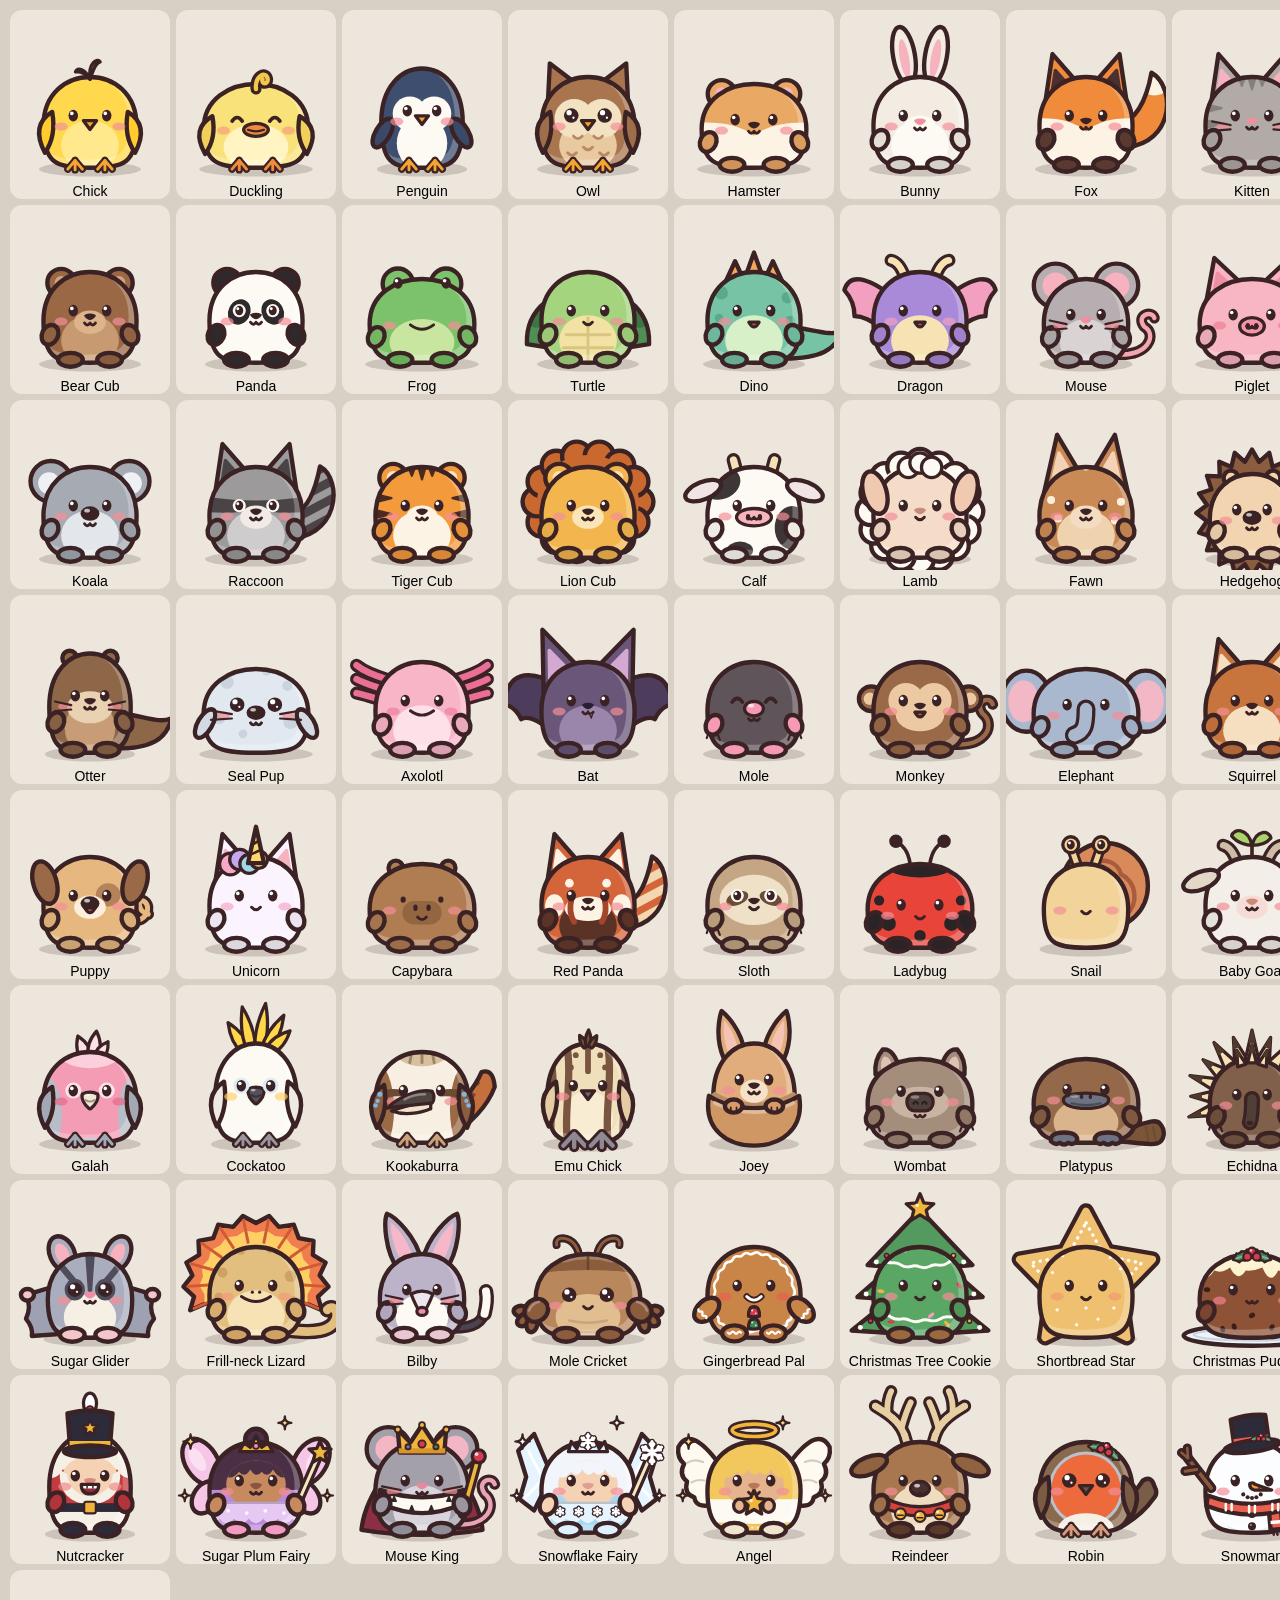
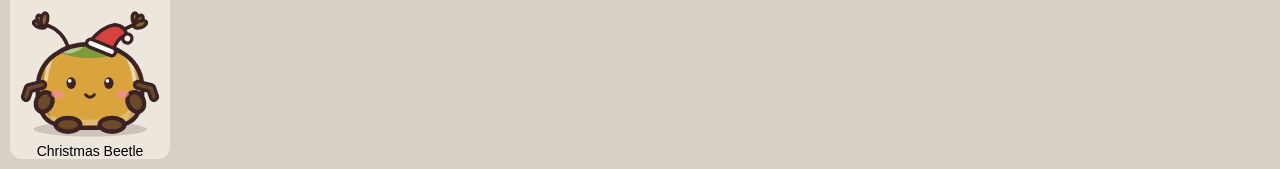
<file: tools/animal-sheet.html>
<!doctype html><meta charset="utf-8"><title>Animal sheet</title>
<style>body{margin:0;background:#d8d0c4;font:14px sans-serif}#g{display:grid;grid-template-columns:repeat(8,160px);gap:6px;padding:10px}
.c{background:#ece6dc;border-radius:12px;text-align:center}svg{width:160px;height:170px}</style>
<div id="g"></div>
<script src="../js/util.js"></script><script src="../js/animals.js"></script><script src="../js/packs.js"></script><script src="../js/packs/aussie.js"></script><script src="../js/packs/christmas.js"></script>
<script>
for (const a of GC.Animals.list){const d=document.createElement('div');d.className='c';
d.innerHTML=`<svg viewBox="-110 -215 220 230">${GC.Animals.render(a)}</svg><div>${a.name}</div>`;g.appendChild(d)}
</script>
</file>
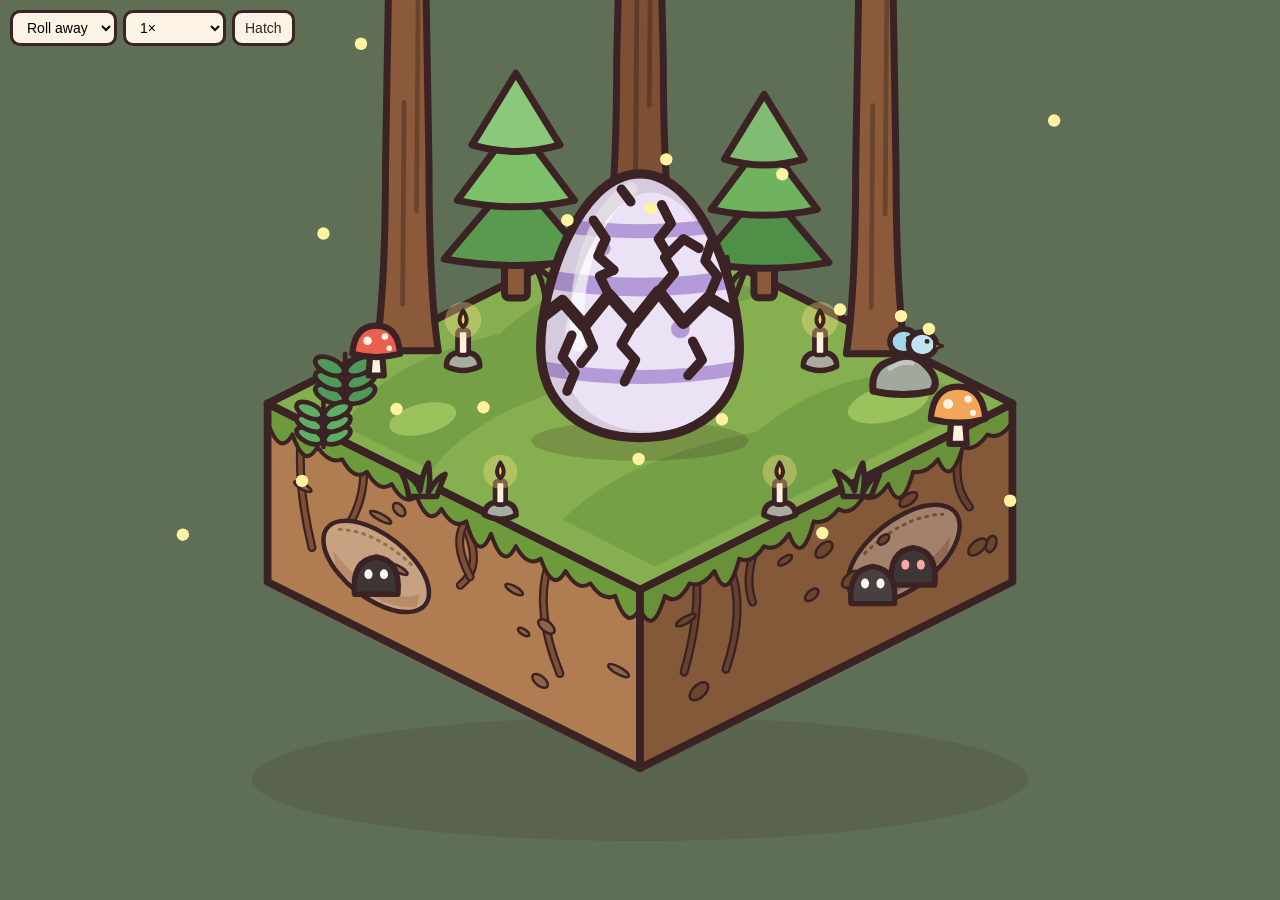
<file: tools/hatch-lab.html>
<!doctype html>
<html lang="en"><head><meta charset="utf-8">
<meta name="viewport" content="width=device-width, initial-scale=1">
<title>Hatch lab</title>
<link rel="stylesheet" href="../css/app.css">
<style>
  body { overflow: hidden; }
  #stage { position: fixed; inset: 0; width: 100%; height: 100%; }
  .lab-ui { position: fixed; left: 10px; top: 10px; display: flex; gap: 6px; flex-wrap: wrap; z-index: 5; font: 14px sans-serif; }
  .lab-ui button, .lab-ui select { font: inherit; padding: 6px 10px; border: 3px solid #3b2224; border-radius: 10px; background: #fdf3e4; }
  body.snap .lab-ui { display: none; }
</style></head>
<body>
<svg id="stage" viewBox="45 110 510 580" preserveAspectRatio="xMidYMid meet"></svg>
<div class="lab-ui">
  <select id="fx"></select>
  <select id="slow"><option value="1">1×</option><option value="3">⅓ speed</option><option value="4">¼ speed</option><option value="6">⅙ speed</option></select>
  <button id="go">Hatch</button>
</div>
<!-- Usage: tools/hatch-lab.html?fx=roll&slow=3&auto=1&snap=1&scene=forest&animal=fox -->
<script src="../js/util.js"></script>
<script src="../js/animals.js"></script>
<script src="../js/egg.js"></script>
<script src="../js/shellfx.js"></script>
<script src="../js/scenes.js"></script>
<script src="../js/samples.js"></script>
<script src="../js/audio.js"></script>
<script src="../js/band.js"></script>
<script src="../js/karaoke.js"></script>
<script src="../js/packs.js"></script>
<script src="../js/packs/aussie.js"></script>
<script src="../js/packs/christmas.js"></script>
<script src="../js/hatch/roll.js"></script>
<script src="../js/hatch/boom.js"></script>
<script src="../js/hatch/crumble.js"></script>
<script>
  const q = new URLSearchParams(location.search);
  if (q.get('snap')) document.body.classList.add('snap');
  const fxSel = document.getElementById('fx'), slowSel = document.getElementById('slow');
  for (const f of [...GC.ShellFX.list(), GC.ShellFX.get('classic')]) fxSel.add(new Option(f.name, f.id));
  fxSel.value = q.get('fx') || fxSel.options[0].value;
  slowSel.value = q.get('slow') || '1';
  let egg;
  function reset() {
    const h = GC.Scenes.build(document.getElementById('stage'), q.get('scene') || 'forest');
    document.getElementById('stage').setAttribute('viewBox', '45 110 510 580');
    document.body.style.setProperty('--scene-bg', h.scene.bg);
    egg = new GC.Egg(h.eggLayer, { x: 300, y: 392 });
    egg.setStep(8, true);
    window.labDone = false;
  }
  window.labHatch = async function () {
    if (!egg || egg.hatched) reset();
    GC.timeScale = +slowSel.value || +q.get("slow") || 1;
    const a = GC.Animals.byId[q.get('animal') || 'fox'] || GC.Animals.list[0];
    window.labStart = performance.now();
    await egg.hatch(GC.Animals.render(a), { style: fxSel.value });
    window.labDone = true;
  };
  document.getElementById('go').onclick = () => { GC.Sound.ensure(); labHatch(); };
  reset();
  if (q.get('auto')) setTimeout(labHatch, 300);
</script>
</body></html>
</file>
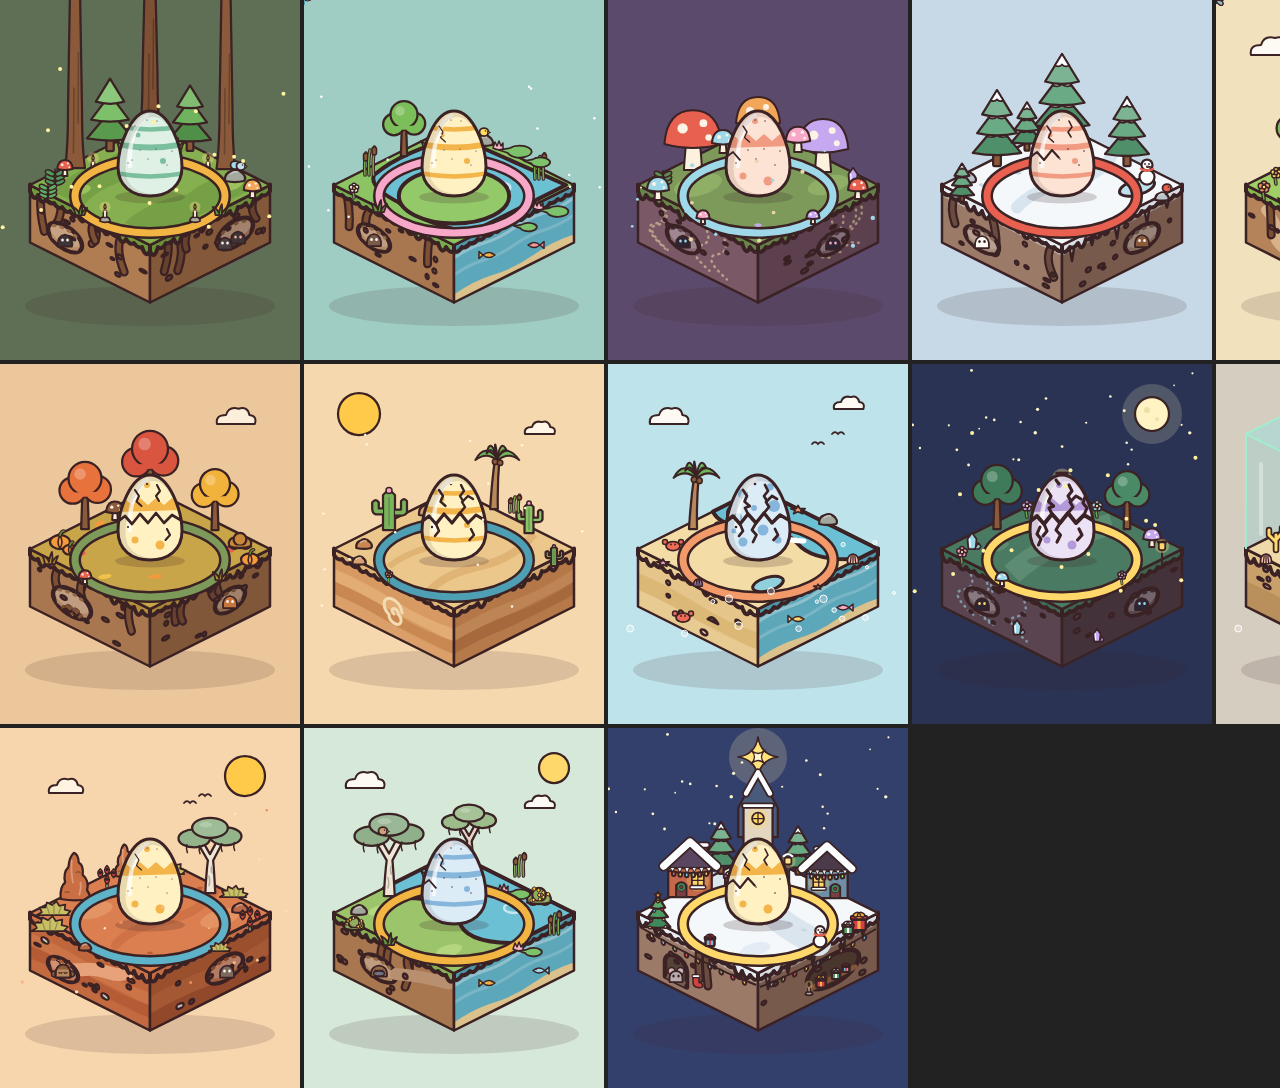
<file: tools/scene-sheet.html>
<!doctype html><meta charset="utf-8"><title>Scene sheet</title>
<style>body{margin:0;background:#222}#g{display:grid;grid-template-columns:repeat(5,300px);gap:4px}svg{width:300px;height:360px;display:block}
.crack-main,.crack-branch{fill:none;stroke:#3b2224;stroke-linecap:round;stroke-linejoin:round}.crack-main{stroke-width:var(--crack-w,3)}.crack-branch{stroke-width:var(--branch-w,2.4);stroke-dasharray:0 2}.crack-branch.on{stroke-dasharray:1 2}
.egg-rays,.egg-halo{display:none}</style>
<div id="g"></div>
<script src="../js/util.js"></script><script src="../js/animals.js"></script><script src="../js/egg.js"></script><script src="../js/scenes.js"></script><script src="../js/packs.js"></script><script src="../js/packs/aussie.js"></script><script src="../js/packs/christmas.js"></script>
<script>
GC.Scenes.list.forEach((s,i)=>{const svg=document.createElementNS(GC.SVGNS,'svg');g.appendChild(svg);
const h=GC.Scenes.build(svg,s.id);const e=new GC.Egg(h.eggLayer,{x:300,y:392});e.setStep(i%9,true);
const r=GC.Scenes.RING;h.ringLayer.innerHTML=`<ellipse cx="${r.cx}" cy="${r.cy}" rx="${r.rx}" ry="${r.ry}" fill="none" stroke="#3b2224" stroke-width="24"/><ellipse cx="${r.cx}" cy="${r.cy}" rx="${r.rx}" ry="${r.ry}" fill="none" stroke="${s.ring}" stroke-width="14"/>`});
</script>
</file>
<file: css/app.css>
/* Get Cracking — styles
   Visual language: chunky dark outlines, flat warm fills, toy-like buttons
   with an offset "3D" shadow, hand-lettered caps for labels. */

@font-face { font-family: 'Fredoka'; src: url('../fonts/fredoka.woff2') format('woff2'); font-weight: 300 700; font-display: swap; }
@font-face { font-family: 'Patrick Hand SC'; src: url('../fonts/patrick-hand-sc.woff2') format('woff2'); font-weight: 400; font-display: swap; }

:root {
  --out: #3b2224;
  --cream: #fdf3e4;
  --paper: #efe7da;
  --teal: #62b5c5;
  --teal-dk: #4b9bab;
  --gold: #e0a43c;
  --ink: #4a3418;
  --clay: #d98a64;
  --clay-dk: #b8694a;
  --leaf: #a9d36b;
  --leaf-dk: #7fb04a;
  --berry: #c9483f;
  --scene-bg: #5e6f55;
  --hold: 1.5s;
  --hand: 'Patrick Hand SC', 'Fredoka', 'Chalkboard SE', 'Comic Sans MS', system-ui, sans-serif;
  --round: 'Fredoka', ui-rounded, 'Nunito', 'Arial Rounded MT Bold', system-ui, sans-serif;
  --safe-b: env(safe-area-inset-bottom, 0px);
  --safe-t: env(safe-area-inset-top, 0px);
}

* { box-sizing: border-box; -webkit-tap-highlight-color: transparent; }
html, body { margin: 0; height: 100%; overflow: hidden; }
body {
  background: var(--scene-bg);
  color: var(--out);
  font-family: var(--round);
  -webkit-user-select: none; user-select: none;
  -webkit-touch-callout: none;
  touch-action: manipulation;
  overscroll-behavior: none;
  transition: background-color .6s;
}
button { font: inherit; color: inherit; cursor: pointer; }
button:focus-visible, input:focus-visible { outline: 4px solid #fff; outline-offset: 3px; }

.screen { position: fixed; inset: 0; display: none; }
.screen.active { display: block; }

/* ---------------------------------------------------------------- pills */
.pill {
  font-family: var(--hand);
  background: #e9e4dc;
  border: 5px solid var(--out);
  border-radius: 999px;
  box-shadow: 0 5px 0 var(--out);
  padding: .25em 1.1em .3em;
  letter-spacing: .04em;
  text-align: center;
  line-height: 1.05;
}

/* =============================================================== SETUP */
#setup { overflow: hidden; }
.setup-bg { position: absolute; inset: -20px; width: calc(100% + 40px); height: calc(100% + 40px); filter: blur(2px) saturate(.85); }
.setup-scrim { position: absolute; inset: 0; background: rgba(70, 62, 60, .42); }
.setup-inner {
  position: absolute; left: 50%; top: 0;
  width: min(92vw, 420px);
  transform-origin: 50% 0;
  transform: translateX(-50%) scale(var(--fit, 1));
  display: flex; flex-direction: column; align-items: center;
  padding: calc(18px + var(--safe-t)) 0 calc(14px + var(--safe-b));
  gap: 14px;
}
.title-pill { font-size: 28px; margin: 0; max-width: 100%; }

.timer-box {
  position: relative;
  width: 100%;
  background: var(--teal);
  border: 6px solid var(--out);
  border-radius: 32px;
  box-shadow: 0 8px 0 var(--out), inset 0 -12px 0 var(--teal-dk);
  padding: 14px 14px 26px;
  display: flex; flex-direction: column; align-items: center; gap: 12px;
}

/* the egg-timer dial: twist the ring, or use − / + in the corners */
.dial-wrap { position: relative; width: 100%; aspect-ratio: 1; }
.dial { display: block; width: 100%; height: 100%; overflow: visible; touch-action: none; cursor: grab; border-radius: 50%; }
.dial.dragging { cursor: grabbing; }
.dial:focus-visible { outline-offset: -2px; }
.dial-fill { transition: stroke-dasharray .12s ease-out; }
.dial-knob { transition: transform .12s ease-out; filter: drop-shadow(0 4px 0 rgba(59, 34, 36, .35)); }
.dial.dragging .dial-fill, .dial.dragging .dial-knob { transition: none; }
.dial-time {
  font-family: var(--round); font-weight: 700; font-size: 60px; letter-spacing: -.01em;
  font-variant-numeric: tabular-nums; fill: var(--ink); pointer-events: none;
  transform-box: fill-box; transform-origin: center;
}
.step-btn {
  position: absolute; bottom: 0; width: 56px; height: 56px; border-radius: 50%; padding: 0;
  background: var(--cream); border: 4px solid var(--out); box-shadow: 0 5px 0 var(--out);
  display: grid; place-items: center; touch-action: none;
  transition: transform .08s, box-shadow .08s, opacity .15s;
}
.step-btn svg { width: 34px; height: 34px; display: block; }
.step-minus { left: 0; } .step-plus { right: 0; }
.step-btn:disabled { opacity: .45; cursor: default; }

input[type=range] {
  -webkit-appearance: none; appearance: none; width: 92%; height: 22px; border-radius: 99px;
  border: 5px solid var(--out);
  background: linear-gradient(90deg, var(--berry) 0 var(--p, 10%), #5a2a2c var(--p, 10%) 100%);
  margin: 4px 0;
}
input[type=range]::-webkit-slider-thumb {
  -webkit-appearance: none; width: 30px; height: 46px; border-radius: 10px;
  background: #8a5a3b; border: 5px solid var(--out); box-shadow: inset 0 -6px 0 #6b4430, 0 3px 0 var(--out); cursor: grab;
}
input[type=range]::-moz-range-thumb { width: 22px; height: 38px; border-radius: 10px; background: #8a5a3b; border: 5px solid var(--out); cursor: grab; }

.presets { display: flex; gap: 6px; width: 100%; }
.presets button {
  flex: 1; min-width: 0; height: 50px; padding: 0 0 2px; border-radius: 16px;
  font-family: var(--round); font-weight: 700; font-size: 21px; color: var(--ink);
  background: var(--cream); border: 4px solid var(--out); box-shadow: 0 5px 0 var(--out);
  transition: transform .08s, box-shadow .08s, background-color .15s;
}
.presets button.on { background: var(--gold); }

/* every chunky button sinks onto its shadow when pressed */
.presets button:active, .icon-btn:active, .start-btn:active, .round-btn:active, .opt:active, .step-btn:not(:disabled):active,
.tray-btns button:active, .scene-card:active, .sheet-close:active, .tray-close:active, .icon-row button:active, .photo-add:active {
  transform: translateY(3px); box-shadow: 0 1px 0 var(--out);
}

.start-btn {
  width: 100%; height: 88px; margin-top: 4px; padding: 0 0 8px;
  display: flex; align-items: center; justify-content: center; gap: 14px;
  background: var(--leaf); border: 6px solid var(--out); border-radius: 30px;
  box-shadow: 0 8px 0 var(--out), inset 0 -10px 0 var(--leaf-dk);
  transition: transform .08s, box-shadow .08s;
}
.start-btn:active { transform: translateY(5px); box-shadow: 0 3px 0 var(--out), inset 0 -10px 0 var(--leaf-dk); }
.start-ico { width: 44px; height: 44px; flex: none; }
.start-ico path { fill: var(--cream); stroke: var(--out); stroke-width: 4.5; stroke-linejoin: round; }
.start-label { font-family: var(--hand); font-size: 46px; letter-spacing: .1em; line-height: 1; }

.toggle-row { display: flex; align-items: center; gap: 12px; cursor: pointer; }
.toggle-row input { position: absolute; opacity: 0; pointer-events: none; }
.setup-toggle { min-height: 44px; margin-top: 2px; }
.switch { position: relative; width: 70px; height: 36px; border-radius: 99px; background: #8d8784; border: 4px solid var(--out); flex: none; transition: background .2s; }
.switch::after { content: ''; position: absolute; top: 2px; left: 2px; width: 24px; height: 24px; border-radius: 50%; background: var(--cream); border: 4px solid var(--out); transition: transform .2s cubic-bezier(.4,1.6,.6,1); }
input:checked + .switch { background: var(--leaf-dk); }
input:checked + .switch::after { transform: translateX(34px); }
input:focus-visible + .switch { outline: 4px solid #fff; outline-offset: 3px; }
.toggle-text { font-family: var(--hand); font-size: 22px; color: var(--cream); text-shadow: 0 2px 0 var(--out), 0 -1px 0 var(--out), 2px 0 0 var(--out), -2px 0 0 var(--out); }

.quick-icons { display: flex; gap: 10px; width: 100%; }
.icon-btn {
  flex: 1; min-width: 0; height: 76px; border-radius: 20px; background: var(--cream); border: 4px solid var(--out); box-shadow: 0 5px 0 var(--out);
  display: flex; flex-direction: column; align-items: center; justify-content: center; gap: 0; padding: 0;
  transition: transform .08s, box-shadow .08s;
}
.icon-btn .ico { width: 38px; height: 38px; margin-bottom: 1px; }
.icon-btn .ico svg { width: 100%; height: 100%; display: block; }
.icon-btn small { font-family: var(--hand); font-size: 16px; }

/* short, wide screens: dial on the left, everything else beside it */
@media (orientation: landscape) and (max-height: 620px) {
  .setup-inner {
    width: 700px; display: grid; grid-template-columns: 340px 1fr; column-gap: 30px; row-gap: 14px;
    align-items: center; justify-items: center;
  }
  .timer-box { grid-column: 1; grid-row: 1 / span 4; }
  .title-pill, .start-btn, .setup-toggle, .quick-icons { grid-column: 2; }
}

/* drawn icons (js/icons.js) */
.gc-ico { overflow: visible; }

/* =============================================================== TIMER */
#timer { background: var(--scene-bg); }
.stage { position: absolute; inset: 0; width: 100%; height: 100%; touch-action: none; }

.hatch-pill {
  position: absolute; top: calc(18px + var(--safe-t)); left: 50%; transform: translate(-50%, -160%) scale(.6);
  font-size: clamp(28px, 7vw, 44px); white-space: nowrap; opacity: 0; pointer-events: none;
  transition: transform .5s cubic-bezier(.3,1.6,.5,1), opacity .3s;
}
.hatch-pill.show { transform: translate(-50%, 0) scale(1); opacity: 1; }
/* the clock: big, centred at the top. `translate` (not transform) centres it, so the
   bump animation in adjust() can scale it without knocking it off centre */
.time-pill {
  position: absolute; top: calc(14px + var(--safe-t)); left: 50%; translate: -50% 0;
  font-family: var(--round); font-weight: 700; font-size: clamp(56px, 17vw, 100px); letter-spacing: -.01em;
  font-variant-numeric: tabular-nums; line-height: 1;
  padding: .1em .45em .12em; border-width: 6px; box-shadow: 0 7px 0 var(--out); background: var(--cream); color: var(--ink);
  pointer-events: none; white-space: nowrap;
}
.time-pill.hide { display: none; }
.time-pill.paused { animation: pill-paused 1.8s ease-in-out infinite; }
@keyframes pill-paused { 50% { opacity: .5; } }
.tap-hint { position: absolute; left: 0; top: 0; width: 64px; height: 64px; pointer-events: none; opacity: 0; filter: drop-shadow(0 3px 0 var(--out)); }
.tap-hint svg { width: 100%; height: 100%; }
.tap-hint.show { opacity: 1; animation: tap-bob 1.1s ease-in-out infinite; }
@keyframes tap-bob { 50% { transform: translate(0, -14px) rotate(-8deg); } }

.lock-btn, .hold-btn {
  position: absolute; border: 4px solid var(--out); background: rgba(253, 243, 228, .78); box-shadow: 0 4px 0 var(--out);
  display: grid; place-items: center; padding: 0;
}
.lock-btn { left: 16px; bottom: calc(16px + var(--safe-b)); width: 58px; height: 58px; border-radius: 50%; opacity: .55; touch-action: none; }
.lock-ico svg { width: 32px; height: 32px; display: block; }
.lock-btn.holding, .lock-btn:focus-visible { opacity: 1; }
.hold-ring { position: absolute; inset: -9px; width: calc(100% + 18px); height: calc(100% + 18px); transform: rotate(-90deg); pointer-events: none; }
.hold-ring circle { fill: none; stroke: var(--gold); stroke-width: 5; stroke-linecap: round; stroke-dasharray: 0 1; opacity: 0; transition: stroke-dasharray .2s, opacity .2s; }
.holding .hold-ring circle { opacity: 1; stroke-dasharray: 1 1; transition: stroke-dasharray var(--hold) linear; }
.lock-tip {
  /* sits above the lock so it never hides behind the on-screen − / + / pause buttons */
  position: absolute; left: 14px; bottom: calc(88px + var(--safe-b)); font-family: var(--hand); font-size: 19px; color: var(--cream);
  background: rgba(59, 34, 36, .88); padding: 5px 13px 6px; border-radius: 12px; opacity: 0; transform: translateY(8px); transition: .25s; pointer-events: none;
}
.lock-tip.show { opacity: 1; transform: none; }

.kid-controls { position: absolute; right: 16px; bottom: calc(16px + var(--safe-b)); display: flex; gap: 10px; }
.round-btn { width: 62px; height: 62px; border-radius: 50%; background: var(--cream); border: 4px solid var(--out); box-shadow: 0 4px 0 var(--out); font-weight: 700; font-size: 21px; padding: 0; display: grid; place-items: center; transition: transform .08s, box-shadow .08s; }
.round-btn svg { width: 30px; height: 30px; }
.kid-controls .hidden { display: none; }

.hold-btn {
  left: 50%; bottom: calc(18px + var(--safe-b)); transform: translateX(-50%) translateY(140%);
  height: 60px; border-radius: 999px; padding: 0 22px 0 16px; display: flex; gap: 10px; align-items: center; width: max-content; white-space: nowrap;
  font-family: var(--hand); font-size: 20px; transition: transform .45s cubic-bezier(.3,1.4,.5,1); touch-action: none;
}
.hold-btn > span svg { width: 34px; height: 34px; display: block; }
.hold-btn::after { content: ''; position: absolute; left: 0; bottom: 0; height: 6px; width: 0; background: var(--gold); border-radius: 99px; transition: width .2s; }
.hold-btn.holding::after { width: 100%; transition: width var(--hold) linear; }
.hold-btn.show { transform: translateX(-50%) translateY(0); }

.next-card {
  position: absolute; left: 50%; bottom: calc(96px + var(--safe-b)); transform: translate(-50%, 30px) scale(.8); opacity: 0;
  display: flex; align-items: center; gap: 14px; padding: 10px 22px 10px 12px;
  background: var(--cream); border: 5px solid var(--out); border-radius: 22px; box-shadow: 0 6px 0 var(--out);
  transition: .5s cubic-bezier(.3,1.5,.5,1); pointer-events: none; width: max-content; max-width: 92vw;
}
.next-card.show { opacity: 1; transform: translate(-50%, 0) scale(1); }
.next-icon { width: 64px; height: 64px; border-radius: 16px; background: #e9e4dc; border: 4px solid var(--out); display: grid; place-items: center; overflow: hidden; flex: none; }
.next-icon svg { width: 46px; height: 46px; }
.next-icon img { width: 100%; height: 100%; object-fit: cover; }
.next-card small { display: block; font-family: var(--hand); font-size: 16px; opacity: .7; }
.next-card strong { font-family: var(--hand); font-size: 28px; font-weight: 400; line-height: 1; }

.tray {
  position: absolute; left: 50%; bottom: calc(12px + var(--safe-b)); width: min(94vw, 560px);
  transform: translate(-50%, 130%); transition: transform .35s cubic-bezier(.3,1.2,.5,1);
  background: var(--paper); border: 5px solid var(--out); border-radius: 26px; box-shadow: 0 7px 0 var(--out);
  padding: 14px 16px 18px; z-index: 5;
}
.tray.show { transform: translate(-50%, 0); }
.tray-title { font-family: var(--hand); font-size: 22px; text-align: center; margin: 4px 0 14px; }
.tray-btns { display: grid; grid-template-columns: repeat(3, 1fr); gap: 10px; }
.tray-btns button {
  height: 74px; border-radius: 16px; background: var(--cream); border: 4px solid var(--out); box-shadow: 0 4px 0 var(--out);
  display: flex; flex-direction: column; align-items: center; justify-content: center; font-family: var(--hand); font-size: 17px; line-height: 1;
  transition: transform .08s, box-shadow .08s;
}
.tray-btns button span { font-family: var(--round); font-weight: 700; font-size: 24px; margin-bottom: 4px; height: 30px; display: grid; place-items: center; }
.tray-btns button span svg { width: 30px; height: 30px; display: block; }
.tray-btns button.danger { background: #f6c9bd; }
.tray-btns button[hidden] { display: none; }
.tray-close { position: absolute; right: 8px; top: 6px; width: 46px; height: 46px; border-radius: 50%; border: 4px solid var(--out); box-shadow: 0 3px 0 var(--out); background: var(--cream); padding: 0; display: grid; place-items: center; }
.tray-close svg, .sheet-close svg { width: 60%; height: 60%; }

/* =============================================================== SHEETS */
.sheet-backdrop { position: fixed; inset: 0; background: rgba(40, 30, 30, .5); opacity: 0; pointer-events: none; transition: opacity .3s; z-index: 10; }
.sheet-backdrop.show { opacity: 1; pointer-events: auto; }
.sheet {
  position: fixed; left: 50%; bottom: 0; width: min(100vw, 620px); height: 92vh; height: 92dvh;
  transform: translate(-50%, 105%); transition: transform .38s cubic-bezier(.3,1.1,.5,1);
  background: var(--paper); border: 5px solid var(--out); border-bottom: none; border-radius: 30px 30px 0 0;
  z-index: 11; display: flex; flex-direction: column; -webkit-user-select: text; user-select: text;
}
.sheet.show { transform: translate(-50%, 0); }
/* the white focus ring disappears on the paper-coloured sheet and tray */
.sheet :focus-visible, .tray :focus-visible { outline-color: var(--teal-dk); }
.sheet header { display: flex; align-items: center; justify-content: space-between; padding: 16px 20px 8px; }
.sheet h2 { font-family: var(--hand); font-weight: 400; font-size: 32px; margin: 0; }
.sheet-close { flex: none; width: 48px; height: 48px; border-radius: 50%; border: 4px solid var(--out); background: var(--cream); box-shadow: 0 3px 0 var(--out); padding: 0; display: grid; place-items: center; }
.sheet-body { overflow-y: auto; padding: 0 20px calc(30px + var(--safe-b)); -webkit-overflow-scrolling: touch; }
.sec { margin: 14px 0 24px; }
.sec h3 { font-family: var(--hand); font-weight: 400; font-size: 24px; margin: 0 0 4px; }
.sec p.hint { margin: 0 0 10px; font-size: 14px; opacity: .75; line-height: 1.35; }
.gc-ico.inline { width: 1.35em; height: 1.35em; vertical-align: -.3em; }
.opts { display: flex; flex-wrap: wrap; gap: 8px; }
.opt {
  display: inline-flex; align-items: center; gap: 6px; min-height: 44px; padding: 6px 14px; border-radius: 14px;
  background: var(--cream); border: 4px solid var(--out); box-shadow: 0 4px 0 var(--out); font-weight: 600; font-size: 15px;
  transition: transform .08s, box-shadow .08s;
}
.opt.on { background: var(--gold); }
.opt svg { width: 26px; height: 26px; flex: none; margin-left: -4px; }
.row { display: flex; align-items: center; justify-content: space-between; gap: 12px; padding: 10px 0; border-bottom: 2px dashed rgba(59,34,36,.18); }
.row:last-child { border-bottom: none; }
.row label { font-weight: 600; }
.row .sub { display: block; font-weight: 400; font-size: 13px; opacity: .7; }
.row .toggle-row { margin: 0; }
.sheet input[type=range] { width: 160px; height: 18px; border-width: 4px; }
.sheet input[type=text] { font: inherit; font-size: 17px; padding: 8px 12px; border: 4px solid var(--out); border-radius: 12px; background: var(--cream); width: 100%; }

.scene-grid { display: grid; grid-template-columns: repeat(auto-fill, minmax(104px, 1fr)); gap: 10px; }
.scene-card { transition: transform .08s, box-shadow .08s; padding: 0; border: 4px solid var(--out); border-radius: 16px; overflow: hidden; background: var(--cream); box-shadow: 0 4px 0 var(--out); text-align: center; }
.scene-card svg { display: block; width: 100%; aspect-ratio: 5 / 5; }
.scene-card span { display: block; font-family: var(--hand); font-size: 15px; padding: 2px 4px 5px; }
.scene-card.on { outline: 5px solid var(--gold); outline-offset: 2px; }
.scene-card .rand { display: grid; place-items: center; aspect-ratio: 1; background: repeating-conic-gradient(#e9e4dc 0 25%, #f6efe4 0 50%) 50% / 28px 28px; }
.scene-card .rand svg { width: 52%; height: 52%; }

.style-preview { display: block; width: 100%; max-width: 360px; margin: 12px auto 0; background: #9fcdc4; border: 4px solid var(--out); border-radius: 18px; cursor: pointer; }
.photo-grid { display: flex; flex-wrap: wrap; gap: 10px; }
.photo { position: relative; width: 78px; height: 78px; border-radius: 50%; border: 4px solid var(--out); background: #ddd; }
.photo img { display: block; width: 100%; height: 100%; object-fit: cover; border-radius: 50%; }
.photo button::after { content: ''; position: absolute; inset: -9px; }
.photo button { position: absolute; right: -10px; top: -10px; width: 34px; height: 34px; border-radius: 50%; border: 3px solid var(--out); background: #fff; padding: 0; display: grid; place-items: center; }
.photo button svg { width: 70%; height: 70%; }
.photo-add { width: 78px; height: 78px; border-radius: 50%; border: 4px dashed var(--out); background: transparent; display: grid; place-items: center; }
.photo-add svg { width: 34px; height: 34px; }

.icon-row { display: flex; flex-wrap: wrap; gap: 6px; margin-top: 8px; }
.icon-row button { width: 48px; height: 48px; border-radius: 12px; border: 3px solid var(--out); background: var(--cream); padding: 0; display: grid; place-items: center; }
.icon-row button svg { width: 34px; height: 34px; }
.icon-row button.on { background: var(--gold); }

.book-grid { display: grid; grid-template-columns: repeat(auto-fill, minmax(96px, 1fr)); gap: 10px; }
.book-card { background: var(--cream); border: 4px solid var(--out); border-radius: 16px; text-align: center; padding: 4px 2px 6px; box-shadow: 0 4px 0 var(--out); position: relative; }
.book-card svg { width: 100%; aspect-ratio: 1; display: block; }
.book-card span { font-family: var(--hand); font-size: 15px; display: block; line-height: 1; }
.book-card.unseen svg { filter: brightness(0) opacity(.18); }
.book-card.unseen span { opacity: .45; }
.book-card b { position: absolute; top: 4px; right: 6px; font-size: 12px; background: var(--gold); border: 2px solid var(--out); border-radius: 99px; padding: 0 6px; }

.noscript { position: fixed; inset: 0; display: grid; place-items: center; color: #fff; font-size: 20px; }

/* ====================================================== SVG: egg */
.egg-wobble, .egg-squash, .friend-anim, .critter, .c-squash { transform-box: view-box; transform-origin: 0 0; }
.egg-wobble[data-level="0"] { animation: egg-breathe 3.2s ease-in-out infinite; }
.egg-wobble[data-level="1"] { animation: egg-wobble 4.5s ease-in-out infinite; }
.egg-wobble[data-level="2"] { animation: egg-wobble2 2.8s ease-in-out infinite; }
.egg-wobble[data-level="3"] { animation: egg-hop 1.6s ease-in-out infinite; }
.ready .egg-wobble { animation: egg-ready 1.3s ease-in-out infinite !important; }
.paused .egg-wobble { animation-play-state: paused !important; }
@keyframes egg-breathe { 50% { transform: scale(1.025, .975); } }
@keyframes egg-wobble { 0%, 70%, 100% { transform: rotate(0); } 76% { transform: rotate(-4deg); } 84% { transform: rotate(3.5deg); } 92% { transform: rotate(-1.5deg); } }
@keyframes egg-wobble2 { 0%, 55%, 100% { transform: rotate(0); } 62% { transform: rotate(-7deg); } 72% { transform: rotate(6deg); } 82% { transform: rotate(-4deg); } 90% { transform: rotate(2deg); } }
@keyframes egg-hop { 0%, 40%, 100% { transform: translateY(0) rotate(0); } 50% { transform: translateY(0) scale(1.08, .92); } 62% { transform: translateY(-22px) rotate(-5deg) scale(.96, 1.05); } 74% { transform: translateY(0) rotate(4deg) scale(1.06, .94); } 86% { transform: rotate(-2deg); } }
@keyframes egg-ready { 0%, 100% { transform: rotate(0) scale(1); } 15% { transform: rotate(-8deg) scale(1.03, .97); } 30% { transform: rotate(7deg); } 45% { transform: rotate(-5deg) translateY(-8px); } 60% { transform: rotate(3deg); } 75% { transform: rotate(0) scale(1.05, .95); } }

/* cracks: each step runs them further and draws them wider (--crack-w is set per step in egg.js) */
.crack-main, .crack-branch { fill: none; stroke: var(--out); stroke-linecap: round; stroke-linejoin: round; }
.crack-main { stroke-width: var(--crack-w, 3); stroke-dasharray: 0 2; transition: stroke-dasharray .35s cubic-bezier(.2,1.4,.5,1), stroke-width .5s ease-out; }
.crack-branch { stroke-width: var(--branch-w, 2.4); stroke-dasharray: 0 2; transition: stroke-dasharray .3s ease-out, stroke-width .5s ease-out; }
.crack-branch.on { stroke-dasharray: 1 2; }
.hatched .egg-cracks, .hatched .egg-halo, .hatched .egg-shadow { display: none; }
.egg-halo { opacity: 0; transition: opacity .6s; }
.ready .egg-halo { animation: halo 1.3s ease-in-out infinite; }
@keyframes halo { 50% { opacity: .75; } 0%, 100% { opacity: .35; } }
.egg-rays { opacity: 0; transform-box: fill-box; transform-origin: center; transform: scale(.2); transition: opacity .6s, transform 1s cubic-bezier(.3,1.5,.5,1); pointer-events: none; }
.hatched .egg-rays { opacity: .32; transform: scale(1); }
.egg-rays-spin { animation: spin 30s linear infinite; transform-box: view-box; transform-origin: 0 0; }
@keyframes spin { to { transform: rotate(360deg); } }
.egg-root { cursor: pointer; }
.zz { font-family: var(--round); font-weight: 700; fill: var(--cream); stroke: var(--out); stroke-width: 5px; paint-order: stroke; animation: zz 2.4s ease-in-out infinite; }
@keyframes zz { 0% { opacity: 0; transform: translate(0, 0); } 30% { opacity: 1; } 100% { opacity: 0; transform: translate(24px, -40px); } }

/* hatched friend: idle hop / blink / wave / wag loop */
.idle .c-squash { animation: critter-hop 2.6s ease-in-out infinite; }
.idle .c-shadow { transform-box: fill-box; transform-origin: center; animation: shadow-pulse 2.6s ease-in-out infinite; }
@keyframes critter-hop {
  0%, 100% { transform: translateY(0) scale(1, 1); }
  10% { transform: translateY(0) scale(1.08, .92); }
  25% { transform: translateY(-26px) scale(.95, 1.06); }
  40% { transform: translateY(0) scale(1.08, .92); }
  50% { transform: translateY(0) scale(1, 1); }
  70% { transform: translateY(0) rotate(-3deg); }
  85% { transform: translateY(0) rotate(3deg); }
}
@keyframes shadow-pulse { 25% { transform: scale(.75); opacity: .1; } }
.c-eyes { transform-box: fill-box; transform-origin: center; animation: blink 4.2s infinite; }
@keyframes blink { 0%, 92%, 100% { transform: scaleY(1); } 95% { transform: scaleY(.1); } }
.idle .c-arm-r { transform-box: fill-box; transform-origin: 30% 20%; animation: wave 2.6s ease-in-out infinite; }
.idle .c-arm-l { transform-box: fill-box; transform-origin: 70% 20%; animation: wave-l 2.6s ease-in-out infinite; }
@keyframes wave { 55%, 100% { transform: rotate(0); } 62% { transform: rotate(-40deg); } 70% { transform: rotate(-10deg); } 78% { transform: rotate(-40deg); } 86% { transform: rotate(0); } }
@keyframes wave-l { 0%, 20%, 50%, 100% { transform: rotate(0); } 30% { transform: rotate(20deg); } }
.idle .c-ears { transform-box: fill-box; transform-origin: 50% 100%; animation: ears 2.6s ease-in-out infinite; }
@keyframes ears { 0%, 60%, 100% { transform: rotate(0); } 66% { transform: rotate(-4deg); } 74% { transform: rotate(4deg); } }
.idle .c-tail { transform-box: fill-box; transform-origin: 0% 100%; animation: wag .9s ease-in-out infinite alternate; }
@keyframes wag { to { transform: rotate(-12deg); } }

/* ====================================================== SVG: scenes */
.sway { transform-box: fill-box; transform-origin: 50% 100%; animation: sway var(--sd, 6s) ease-in-out infinite; }
@keyframes sway { 0%, 100% { transform: rotate(-1.2deg); } 50% { transform: rotate(1.2deg); } }
.sea-sway { transform-box: fill-box; transform-origin: 50% 100%; animation: sea-sway var(--sd, 4s) ease-in-out infinite; }
@keyframes sea-sway { 0%, 100% { transform: skewX(-7deg); } 50% { transform: skewX(7deg); } }
.bob { animation: bob var(--bd, 3s) ease-in-out infinite; }
@keyframes bob { 50% { transform: translateY(-3px); } }
.flicker { animation: flicker 1.8s ease-in-out infinite; transform-box: fill-box; transform-origin: 50% 100%; }
@keyframes flicker { 0%, 100% { opacity: 1; transform: scale(1); } 30% { opacity: .75; transform: scale(.92, 1.05); } 60% { opacity: .95; transform: scale(1.05, .95); } }
.glow-pulse { animation: glow-pulse 3s ease-in-out infinite; }
@keyframes glow-pulse { 50% { opacity: .65; } }
.twinkle { animation: twinkle var(--td, 3s) ease-in-out infinite; }
@keyframes twinkle { 50% { opacity: .2; } }
.drift { animation: drift var(--dd, 60s) ease-in-out infinite alternate; }
@keyframes drift { to { transform: translateX(60px); } }
.sun-pulse { transform-box: fill-box; transform-origin: center; animation: sun 5s ease-in-out infinite; }
@keyframes sun { 50% { transform: scale(1.06); } }
.moon-glow { transform-box: fill-box; transform-origin: center; animation: sun 4s ease-in-out infinite; }
.ripple { transform-box: fill-box; transform-origin: center; animation: ripple 3s ease-out infinite; }
@keyframes ripple { from { transform: scale(.3); opacity: 1; } to { transform: scale(2.2); opacity: 0; } }
.wave { stroke-dasharray: 20 14; animation: wave-dash 3s linear infinite; }
@keyframes wave-dash { to { stroke-dashoffset: -68; } }
.water-top { animation: glow-pulse 4s ease-in-out infinite; }
.swim { animation: swim var(--sd, 6s) ease-in-out infinite alternate; }
@keyframes swim { to { transform: translateX(var(--sx, 30px)); } }
.scuttle { animation: scuttle 4s ease-in-out infinite; }
@keyframes scuttle { 0%, 40%, 100% { transform: translateX(0); } 50%, 90% { transform: translateX(8px); } }
.glide { animation: glide 9s ease-in-out infinite alternate; }
@keyframes glide { to { transform: translate(-40px, 10px); } }
.blink { transform-box: fill-box; transform-origin: center; animation: blink 3.8s infinite; }
.burrow-critter:nth-child(2n) .blink { animation-delay: -1.7s; animation-duration: 5.1s; }
.flutter { animation: flutter 12s ease-in-out infinite; }
@keyframes flutter {
  0% { transform: translate(var(--fx), var(--fy)); }
  25% { transform: translate(calc(var(--fx) + 60px), calc(var(--fy) - 30px)); }
  50% { transform: translate(calc(var(--fx) + 20px), calc(var(--fy) - 60px)); }
  75% { transform: translate(calc(var(--fx) - 40px), calc(var(--fy) - 20px)); }
  100% { transform: translate(var(--fx), var(--fy)); }
}
.flap { transform-box: fill-box; transform-origin: center; animation: flap .25s ease-in-out infinite alternate; }
@keyframes flap { to { transform: scaleX(.3); } }

.p-firefly { animation: firefly var(--dur) ease-in-out infinite; }
@keyframes firefly {
  0%, 100% { transform: translate(0, 0); opacity: .1; }
  25% { transform: translate(calc(var(--dx) * .6), -18px); opacity: 1; }
  50% { transform: translate(var(--dx), 6px); opacity: .3; }
  75% { transform: translate(calc(var(--dx) * .2), -26px); opacity: 1; }
}
.p-rise { animation: rise var(--dur) linear infinite; }
@keyframes rise { from { transform: translate(0, 0); opacity: 0; } 15% { opacity: 1; } to { transform: translate(var(--dx), -380px); opacity: 0; } }
.p-fall { animation: fall var(--dur) linear infinite; }
@keyframes fall { from { transform: translate(0, 0) rotate(0); } to { transform: translate(var(--dx), 760px) rotate(540deg); } }

.scene-dark .egg-shadow { opacity: .35; }

@media (prefers-reduced-motion: reduce) {
  .particles, .tap-hint.show { animation: none !important; }
  .time-pill.paused { animation: none; opacity: .6; }
  .dial-fill, .dial-knob { transition: none; }
  .particles { display: none; }
  .sway, .sea-sway, .bob, .drift, .swim, .flutter, .glide, .scuttle, .idle .c-squash, .egg-wobble { animation: none !important; }
}
</file>
